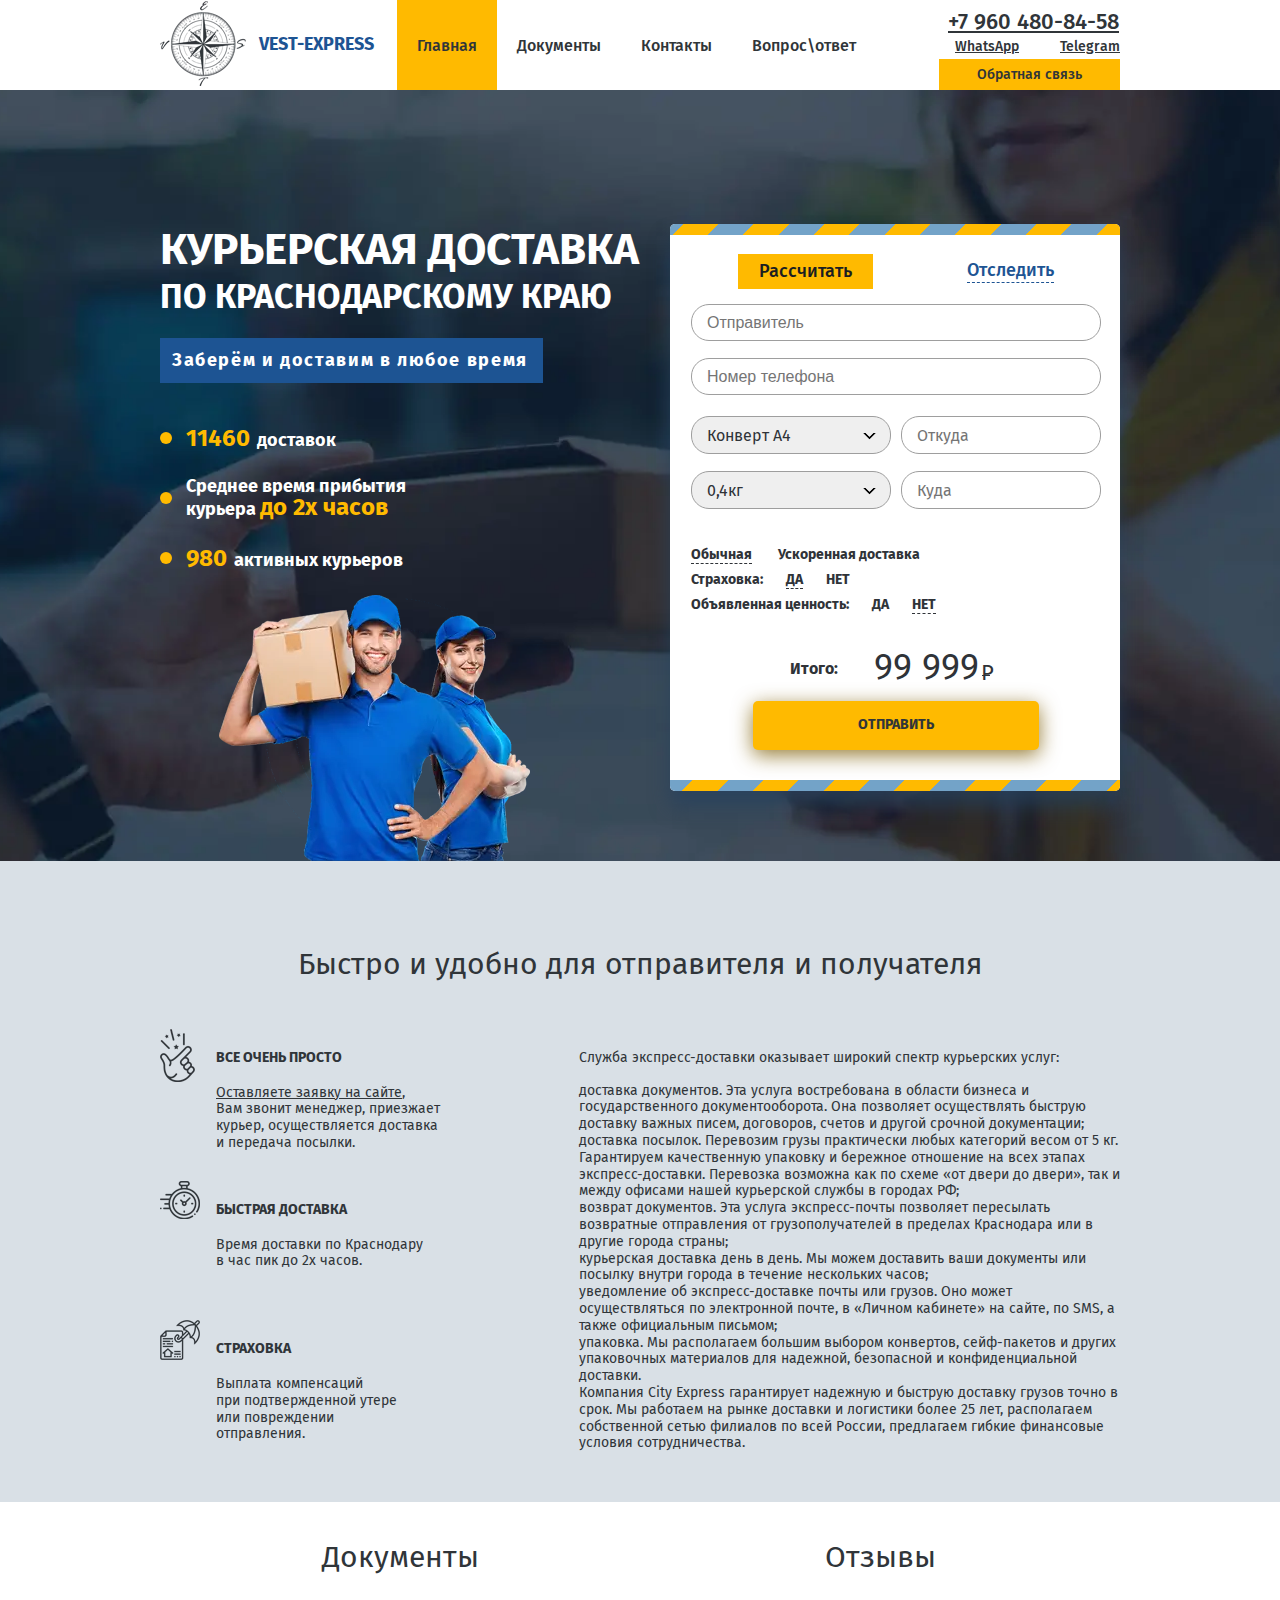
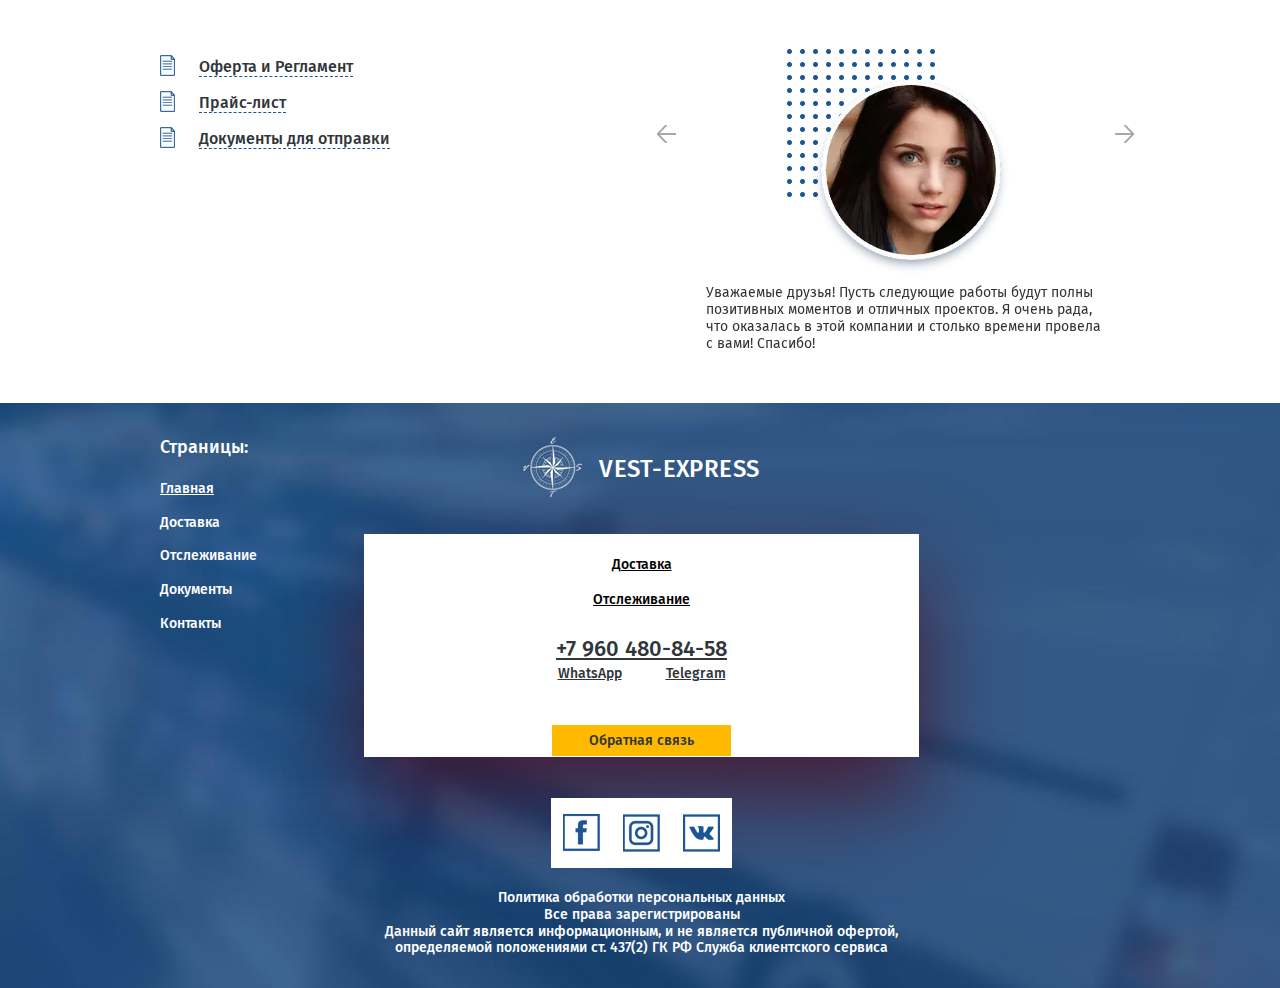
<file: index.html>
<!DOCTYPE html><html lang="ru"><head>	<meta charset="UTF-8">	<meta name="viewport" content="width=device-width, initial-scale=1.0">	<title>Vest-Express</title>	<link rel="preconnect" href="https://fonts.gstatic.com">	<link href="https://fonts.googleapis.com/css2?family=Fira+Sans:wght@400;500;700&display=swap" rel="stylesheet">	<link rel="stylesheet" href="css/main.css"></head><body>    <header class="header">		<div class="container">			<div class="header__top">				<a class="header__logo" href="#">					<picture><source srcset="img/header_logo.webp" type="image/webp"><img class="header__logo-image" src="img/header_logo.png" alt=""></picture>					<span class="header__logo-text">VEST-EXPRESS</span>				</a>				<nav class="header__nav">					<ul class="header__list">						<li class="header__item">							<a class="header__link active" href="#">Главная</a>						</li>						<li class="header__item">							<a class="header__link" href="documents.html">Документы</a>						</li>						<li class="header__item">							<a class="header__link" href="contacts.html">Контакты</a>						</li>						<li class="header__item">							<a class="header__link" href="qna.html">Вопрос\ответ</a>						</li>					</ul>				</nav>				<div class="header__social">					<a class="header__number" href="tel:+79604808458">+7 960 480-84-58</a>					<div class="header__wrap">						<a class="header__whatsapp" href="#">WhatsApp</a>						<a class="header__telegram" href="#">Telegram</a>					</div>					<a class="header__binding" href="#">Обратная связь</a>				</div>				<div class="adaptive">					<div class="adaptive__line"></div>					<div class="adaptive__line"></div>					<div class="adaptive__line"></div>				</div>				<div class="adaptive-menu">					<nav class="nav">						<a class="nav__link active" href="#">Главная</a>						<a class="nav__link" href="documents.html">Документы</a>						<a class="nav__link" href="contacts.html">Контакты</a>						<a class="nav__link" href="qna.html">Вопрос\ответ</a>					</nav>					<div class="adaptive-menu__social">						<a class="adaptive-menu__number" href="tel:+79604808458">+7 960 480-84-58</a>						<div class="adaptive-menu__wrap">							<a class="adaptive-menu__whatsapp" href="#">WhatsApp</a>							<a class="adaptive-menu__telegram" href="#">Telegram</a>						</div>						<a class="adaptive-menu__binding" href="#">Обратная связь</a>					</div>				</div>			</div>		</div>	</header>  	<section class="delivery">		<div class="container">			<div class="delivery__inner">				<div class="delivery__info">					<h1 class="delivery__title">Курьерская доставка <span class="delivery__title--small">по Краснодарскому краю</span></h1>					<p class="delivery__subtitle">Заберём и доставим в любое время</p>					<div class="delivery__list">						<div class="delivery__point"><span class="delivery__yellow">11460</span> доставок</div>						<div class="delivery__point">Среднее время прибытия курьера <span class="delivery__yellow">до 2х часов</span></div>						<div class="delivery__point"><span class="delivery__yellow">980</span> активных курьеров</div>					</div>					<div class="delivery__wrap">						<picture><source srcset="img/header_people.webp" type="image/webp"><img class="delivery__people" src="img/header_people.png" alt=""></picture>					</div>				</div>				<div class="delivery__calculator">					<div class="delivery__tabs">						<a class="delivery__tab active" href="#">Рассчитать</a>						<a class="delivery__tab" href="#">Отследить</a>					</div>					<form class="delivery__form" action="/" method="POST">						<input class="delivery__name" type="text" placeholder="Отправитель">						<input class="delivery__phone" type="tel" placeholder="Номер телефона">						<div class="delivery__conversion-wrapper">							<select class="delivery__conversion">								<option>Конверт А4</option>							</select>						</div>						<input class="delivery__wherefrom" type="text" placeholder="Откуда">						<div class="delivery__weight-wrapper">								<select class="delivery__weight">									<option>0,4кг</option>								</select>						</div>						<input class="delivery__where" type="text" placeholder="Куда">					</form>					<div class="delivery__switch-top">						<a class="delivery__way active" href="#">Обычная</a>						<a class="delivery__way" href="#">Ускоренная доставка</a>					</div>					<div class="delivery__switch-middle">						Страховка:						<a class="delivery__insurance active" href="#">ДА</a>						<a class="delivery__insurance" href="#">НЕТ</a>					</div>					<div class="delivery__switch-bottom">						Объявленная ценность:						<a class="delivery__value" href="#">ДА</a>						<a class="delivery__value active" href="#">НЕТ</a>					</div>					<p class="delivery__price">Итого: <span class="delivery__cost">99 999 <span class="delivery__cost--ruble">Р</span></span></p>					<div class="delivery__wrapper">						<a class="delivery__send" href="#">Отправить</a>					</div>				</div>			</div>		</div>	</section>	<section class="advantages">		<div class="container">			<h2 class="advantages__title">Быстро и удобно для отправителя и получателя</h2>			<div class="advantages__inner">				<div class="advantages__block">					<div class="advantages__item">						<picture><source srcset="img/advantages_icon_1.webp" type="image/webp"><img class="advantages__icon" src="img/advantages_icon_1.png" alt=""></picture>						<h3 class="advantages__subtitle">Все очень просто</h3>						<p class="advantages__description"><span class="advantages__description--line">Оставляете заявку на сайте</span>, Вам&nbsp;звонит менеджер, приезжает курьер, осуществляется доставка и передача посылки.</p>					</div>					<div class="advantages__item">						<picture><source srcset="img/advantages_icon_2.webp" type="image/webp"><img class="advantages__icon advantages__icon--second" src="img/advantages_icon_2.png" alt=""></picture>						<h3 class="advantages__subtitle">Быстрая доставка</h3>						<p class="advantages__description">Время доставки по Краснодару в&nbsp;час пик до 2х часов.</p>					</div>					<div class="advantages__item">						<picture><source srcset="img/advantages_icon_3.webp" type="image/webp"><img class="advantages__icon advantages__icon--third" src="img/advantages_icon_3.png" alt=""></picture>						<h3 class="advantages__subtitle">Страховка</h3>						<p class="advantages__description">Выплата компенсаций при&nbsp;подтвержденной утере или&nbsp;повреждении<br>отправления.</p>					</div>				</div>				<div class="advantages__text">					<p class="advantages__high">Служба экспресс-доставки оказывает широкий спектр курьерских услуг:</p>					<p class="advantages__low">						доставка документов. Эта услуга востребована в области бизнеса и государственного документооборота. Она позволяет						осуществлять быструю доставку важных писем, договоров, счетов и другой срочной документации;						доставка посылок. Перевозим грузы практически любых категорий весом от 5 кг. Гарантируем качественную упаковку и						бережное отношение на всех этапах экспресс-доставки. Перевозка возможна как по схеме «от двери до двери», так и между						офисами нашей курьерской службы в городах РФ;<br>						возврат документов. Эта услуга экспресс-почты позволяет пересылать возвратные отправления от грузополучателей в пределах						Краснодара или в другие города страны;<br>						курьерская доставка день в день. Мы можем доставить ваши документы или посылку внутри города в течение нескольких часов;<br>						уведомление об экспресс-доставке почты или грузов. Оно может осуществляться по электронной почте, в «Личном кабинете» на						сайте, по SMS, а также официальным письмом;<br>						упаковка. Мы располагаем большим выбором конвертов, сейф-пакетов и других упаковочных материалов для надежной,						безопасной и конфиденциальной доставки.<br>						Компания City Express гарантирует надежную и быструю доставку грузов точно в срок. Мы работаем на рынке доставки и						логистики более 25 лет, располагаем собственной сетью филиалов по всей России, предлагаем гибкие финансовые условия						сотрудничества.					</p>				</div>			</div>		</div>	</section>	<section class="reviews">		<div class="container">			<div class="reviews__inner">				<div class="reviews__documents">					<h2 class="reviews__title">Документы</h2>					<div class="reviews__box">						<div class="reviews__one-more">							<div class="reviews__wrap">								<picture><source srcset="img/reviews_paper.webp" type="image/webp"><img class="reviews__icon" src="img/reviews_paper.png" alt=""></picture>								<a class="reviews__link" href="#">Оферта и Регламент</a>							</div>							<div class="reviews__wrap">								<picture><source srcset="img/reviews_paper.webp" type="image/webp"><img class="reviews__icon" src="img/reviews_paper.png" alt=""></picture>								<a class="reviews__link" href="#">Прайс-лист</a>							</div>							<div class="reviews__wrap">								<picture><source srcset="img/reviews_paper.webp" type="image/webp"><img class="reviews__icon" src="img/reviews_paper.png" alt=""></picture>								<a class="reviews__link" href="#">Документы для отправки</a>							</div>						</div>					</div>				</div>				<div class="reviews__people">					<h2 class="reviews__title">Отзывы</h2>					<div class="reviews__slider">						<div class="reviews__item">							<div class="reviews__wrapper">								<picture><source srcset="img/reviews__dots.webp" type="image/webp"><img class="reviews__dots" src="img/reviews__dots.png" alt=""></picture>								<picture><source srcset="img/reviews_avatar.webp" type="image/webp"><img class="reviews__avatar" src="img/reviews_avatar.png" alt=""></picture>							</div>							<p class="reviews__text">Уважаемые друзья! Пусть следующие работы будут полны позитивных моментов и отличных проектов. Я очень рада, что оказалась в этой компании и столько времени провела с вами! Спасибо!</p>						</div>						<div class="reviews__item">							<div class="reviews__wrapper">								<picture><source srcset="img/reviews__dots.webp" type="image/webp"><img class="reviews__dots" src="img/reviews__dots.png" alt=""></picture>								<picture><source srcset="img/reviews_avatar.webp" type="image/webp"><img class="reviews__avatar" src="img/reviews_avatar.png" alt=""></picture>							</div>							<p class="reviews__text">Уважаемые друзья! Пусть следующие работы будут полны позитивных моментов и отличных проектов.								Я очень рада, что оказалась в этой компании и столько времени провела с вами! Спасибо!</p>						</div>					</div>				</div>			</div>		</div>	</section>	<footer class="footer">		<div class="container">			<div class="footer__inner">				<div class="footer__pages">					<h2 class="footer__title">Страницы:</h2>					<a class="footer__item active" href="#">Главная</a>					<a class="footer__item" href="#">Доставка</a>					<a class="footer__item" href="#">Отслеживание</a>					<a class="footer__item" href="#">Документы</a>					<a class="footer__item" href="#">Контакты</a>				</div>				<div class="footer__main">					<a class="footer__logo" href="#">						<picture><source srcset="img/footer__logo.webp" type="image/webp"><img class="footer__image" src="img/footer__logo.png" alt=""></picture>						<span class="footer__span">VEST-EXPRESS</span>					</a>					<div class="footer__wrapper">						<a class="footer__delivery" href="#">Доставка</a>						<a class="footer__track" href="#">Отслеживание</a>						<div class="footer__wrap">							<a class="footer__number" href="tel:+79604808458">+7 960 480-84-58</a>							<div class="footer__links">								<a class="footer__whatsapp" href="#">WhatsApp</a>								<a class="footer__telegram" href="#">Telegram</a>							</div>						</div>						<a class="footer__recall" href="#">Обратная связь</a>					</div>					<div class="footer__social">						<a class="footer__link facebook" href="#"></a>						<a class="footer__link instagram" href="#"></a>						<a class="footer__link vkontakte" href="#"></a>					</div>					<p class="footer__paragraph">						Политика обработки персональных данных<br>						Все права зарегистрированы<br>						Данный сайт является информационным, и не является публичной офертой,<br>						определяемой положениями ст. 437(2) ГК РФ Служба клиентского сервиса					</p>				</div>			</div>		</div>	</footer>	<script src="js/jquery.min.js"></script>	<script src="js/slick.min.js"></script>	<script src="js/script.js"></script></body></html>
</file>
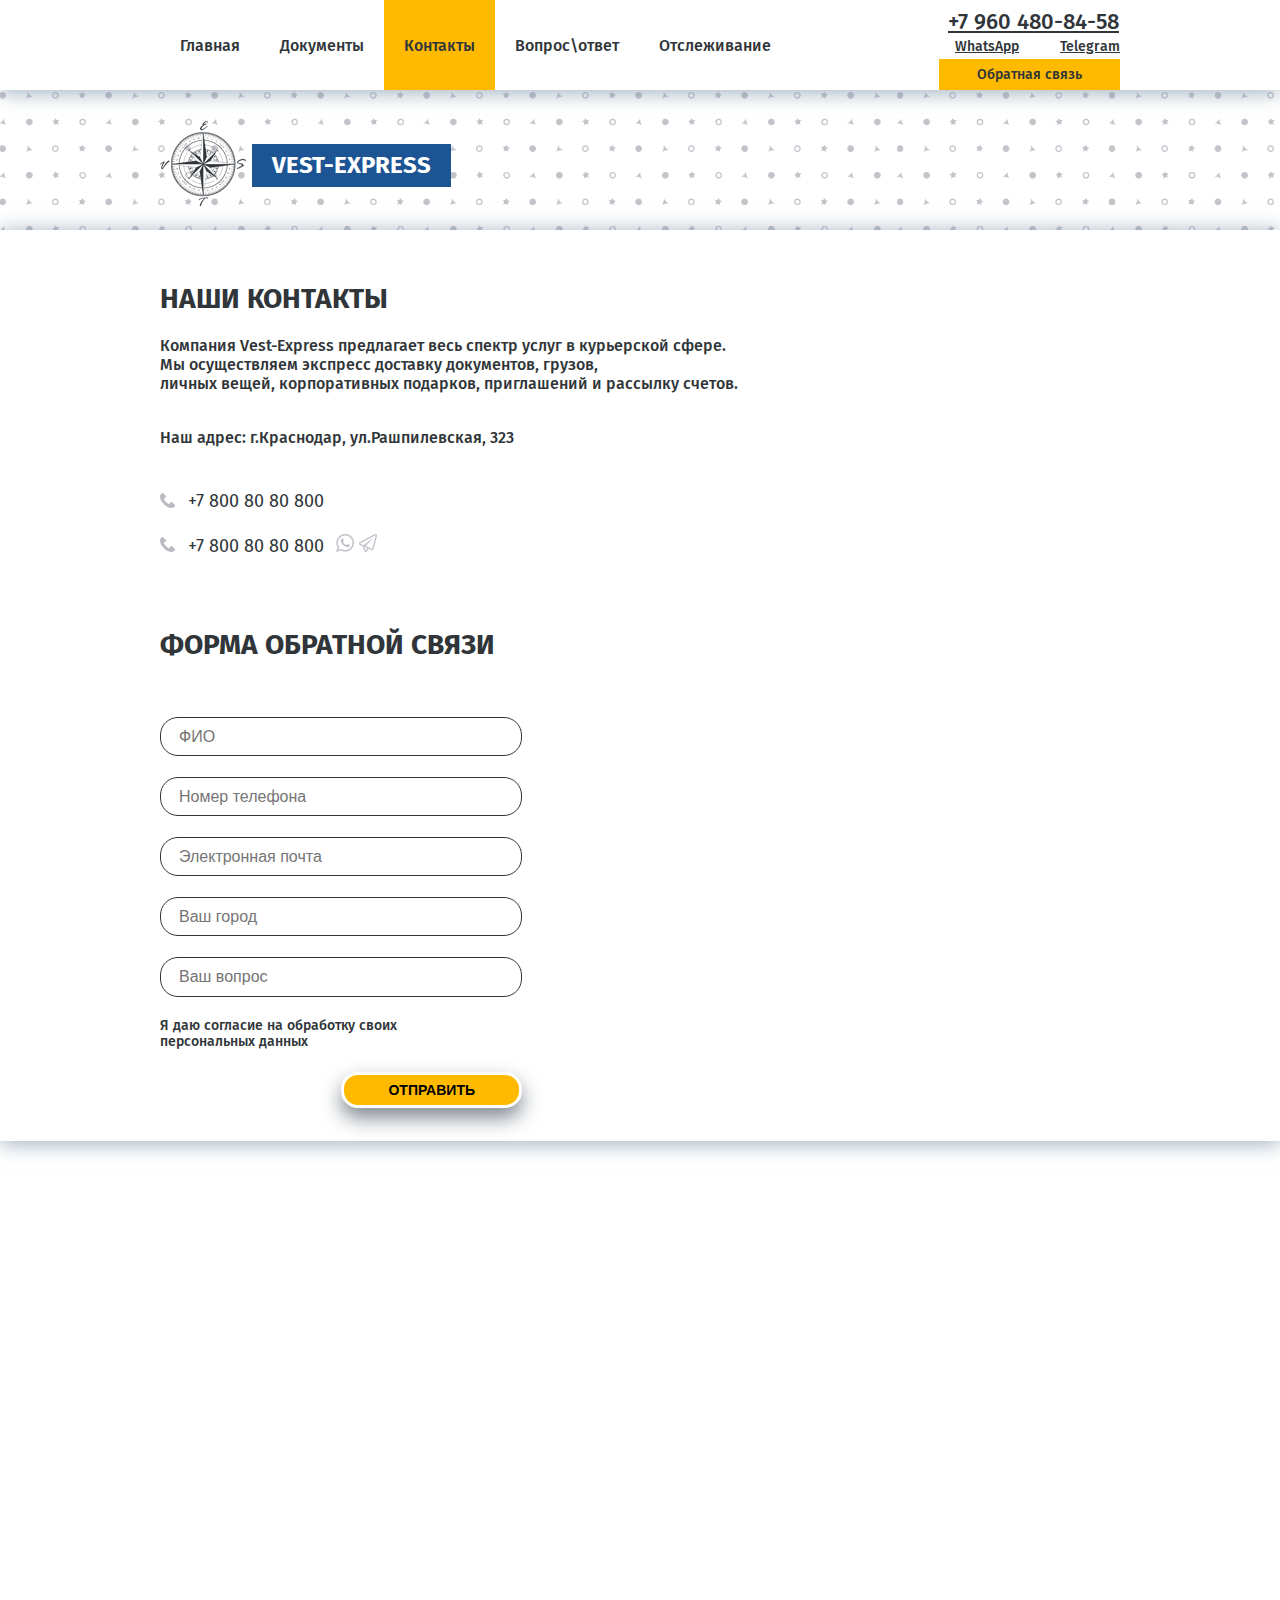
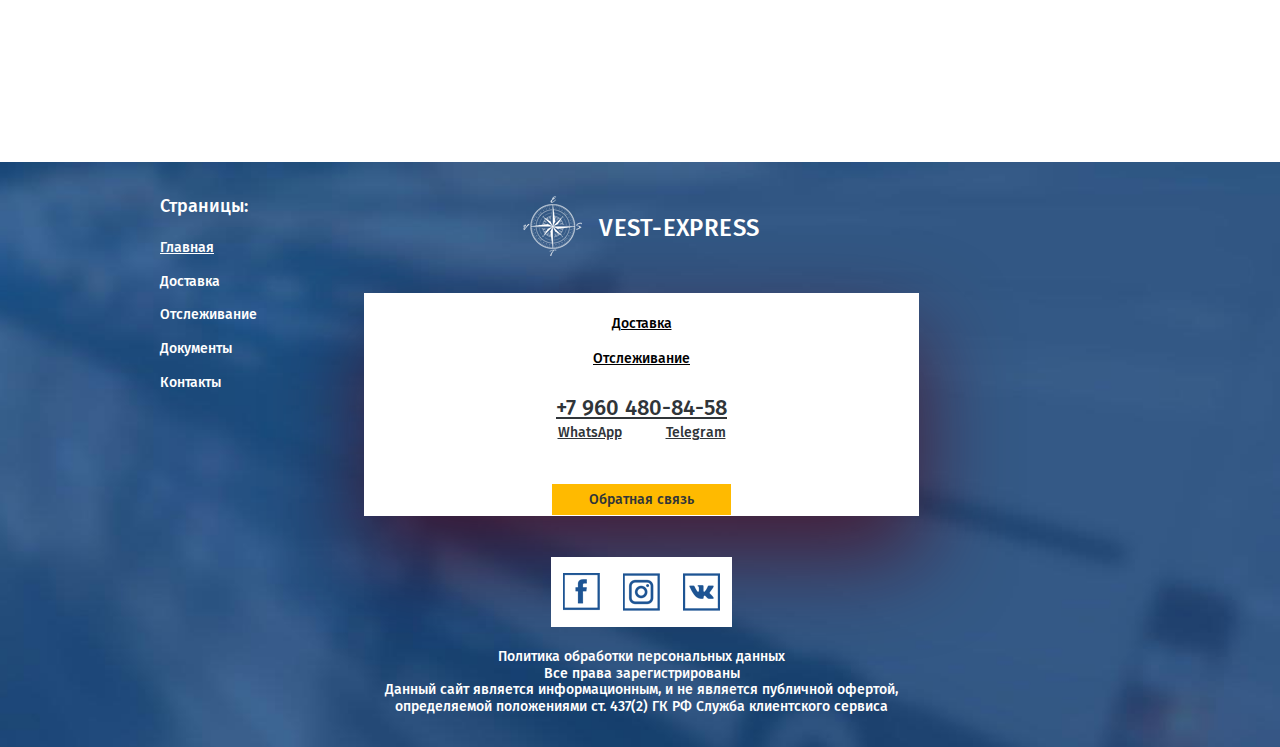
<file: contacts.html>
<!DOCTYPE html><html lang="ru"><head>	<meta charset="UTF-8">	<meta name="viewport" content="width=device-width, initial-scale=1.0">	<title>Vest-Express</title>	<link rel="preconnect" href="https://fonts.gstatic.com">	<link href="https://fonts.googleapis.com/css2?family=Fira+Sans:wght@400;500;700&display=swap" rel="stylesheet">	<link rel="stylesheet" href="css/main.css"></head><body>	<header class="header-second">		<div class="container">			<div class="header-second__top">				<nav class="header-second__nav">					<ul class="header-second__list">						<li class="header-second__item">							<a class="header-second__link" href="index.html">Главная</a>						</li>						<li class="header-second__item">							<a class="header-second__link" href="documents.html">Документы</a>						</li>						<li class="header-second__item">							<a class="header-second__link active" href="#">Контакты</a>						</li>						<li class="header-second__item">							<a class="header-second__link" href="qna.html">Вопрос\ответ</a>						</li>						<li class="header-second__item">							<a class="header-second__link" href="#">Отслеживание</a>						</li>					</ul>				</nav>				<div class="header-second__social">					<a class="header-second__number" href="tel:+79604808458">+7 960 480-84-58</a>					<div class="header-second__wrap">						<a class="header-second__whatsapp" href="#">WhatsApp</a>						<a class="header-second__telegram" href="#">Telegram</a>					</div>					<a class="header-second__binding" href="#">Обратная связь</a>				</div>				<div class="s-adaptive">					<div class="s-adaptive__line"></div>					<div class="s-adaptive__line"></div>					<div class="s-adaptive__line"></div>				</div>				<div class="s-adaptive-menu">					<nav class="s-nav">						<a class="nav__link active" href="#">Главная</a>						<a class="nav__link" href="documents.html">Документы</a>						<a class="nav__link" href="contacts.html">Контакты</a>						<a class="nav__link" href="qna.html">Вопрос\ответ</a>					</nav>					<div class="adaptive-menu__social">						<a class="adaptive-menu__number" href="tel:+79604808458">+7 960 480-84-58</a>						<div class="adaptive-menu__wrap">							<a class="adaptive-menu__whatsapp" href="#">WhatsApp</a>							<a class="adaptive-menu__telegram" href="#">Telegram</a>						</div>						<a class="adaptive-menu__binding" href="#">Обратная связь</a>					</div>				</div>			</div>		</div>	</header>	<section class="logo">		<div class="container">			<a class="logo__link" href="index.html">				<picture><source srcset="img/header_logo.webp" type="image/webp"><img class="logo__image" src="img/header_logo.png" alt=""></picture>				<span class="logo__span">VEST-EXPRESS</span>			</a>		</div>	</section>	<section class="contacts">		<div class="container">			<h2 class="contacts__title">Наши контакты</h2>			<p class="contacts__subtitle">Компания Vest-Express предлагает весь спектр услуг в курьерской сфере. Мы осуществляем экспресс доставку документов, грузов, личных&nbsp;вещей,&nbsp;корпоративных подарков, приглашений и рассылку счетов.</p>			<p class="contacts__address">Наш адрес: г.Краснодар, ул.Рашпилевская, 323</p>			<a class="contacts__link contacts__link--first" href="tel:+78008080800">+7 800 80 80 800</a><br>			<a class="contacts__link" href="tel:+78008080800">+7 800 80 80 800 				<picture><source srcset="img/contacts__whatsapp.webp" type="image/webp"><img class="contacts__whatsapp" src="img/contacts__whatsapp.png" alt=""></picture>				<picture><source srcset="img/contacts__telegram.webp" type="image/webp"><img class="contacts__telegram" src="img/contacts__telegram.png" alt=""></picture>			</a>			<h2 class="contacts__bond">Форма обратной связи</h2>			<form action="/" method="POST" class="contacts__form">				<input class="contacts__name" type="text" placeholder="ФИО">				<input class="contacts__tel" type="tel" placeholder="Номер телефона">				<input class="contacts__mail" type="text" placeholder="Электронная почта">				<input class="contacts__city" type="text" placeholder="Ваш город">				<input class="contacts__question" type="text" placeholder="Ваш вопрос">				<p class="contacts__paragraph">Я даю согласие на обработку своих персональных данных</p>				<div class="contacts__wrapper">					<button class="contacts__btn" type="submit">Отправить</button>				</div>			</form>		</div>	</section>	<section class="map">		<iframe			src="https://www.google.com/maps/embed?pb=!1m18!1m12!1m3!1d11278.820757280337!2d39.05775883456631!3d45.030909812799706!2m3!1f0!2f0!3f0!3m2!1i1024!2i768!4f13.1!3m3!1m2!1s0x40f05abb5350d201%3A0x92d6c92cb64ec456!2z0YPQuy4g0JzQsNCz0LjRgdGC0YDQsNC70YzQvdCw0Y8!5e0!3m2!1sru!2sru!4v1620421068388!5m2!1sru!2sru"			height="617" style="border:0; width: 100%;" allowfullscreen="" loading="lazy"></iframe>	</section>	<footer class="footer">		<div class="container">			<div class="footer__inner">				<div class="footer__pages">					<h2 class="footer__title">Страницы:</h2>					<a class="footer__item active" href="#">Главная</a>					<a class="footer__item" href="#">Доставка</a>					<a class="footer__item" href="#">Отслеживание</a>					<a class="footer__item" href="#">Документы</a>					<a class="footer__item" href="#">Контакты</a>				</div>				<div class="footer__main">					<a class="footer__logo" href="#">						<picture><source srcset="img/footer__logo.webp" type="image/webp"><img class="footer__image" src="img/footer__logo.png" alt=""></picture>						<span class="footer__span">VEST-EXPRESS</span>					</a>					<div class="footer__wrapper">						<a class="footer__delivery" href="#">Доставка</a>						<a class="footer__track" href="#">Отслеживание</a>						<div class="footer__wrap">							<a class="footer__number" href="tel:+79604808458">+7 960 480-84-58</a>							<div class="footer__links">								<a class="footer__whatsapp" href="#">WhatsApp</a>								<a class="footer__telegram" href="#">Telegram</a>							</div>						</div>						<a class="footer__recall" href="#">Обратная связь</a>					</div>					<div class="footer__social">						<a class="footer__link facebook" href="#"></a>						<a class="footer__link instagram" href="#"></a>						<a class="footer__link vkontakte" href="#"></a>					</div>					<p class="footer__paragraph">						Политика обработки персональных данных<br>						Все права зарегистрированы<br>						Данный сайт является информационным, и не является публичной офертой,<br>						определяемой положениями ст. 437(2) ГК РФ Служба клиентского сервиса					</p>				</div>			</div>		</div>	</footer>	<script src="js/jquery.min.js"></script>	<script src="js/slick.min.js"></script>	<script src="js/script.js"></script></body></html>
</file>
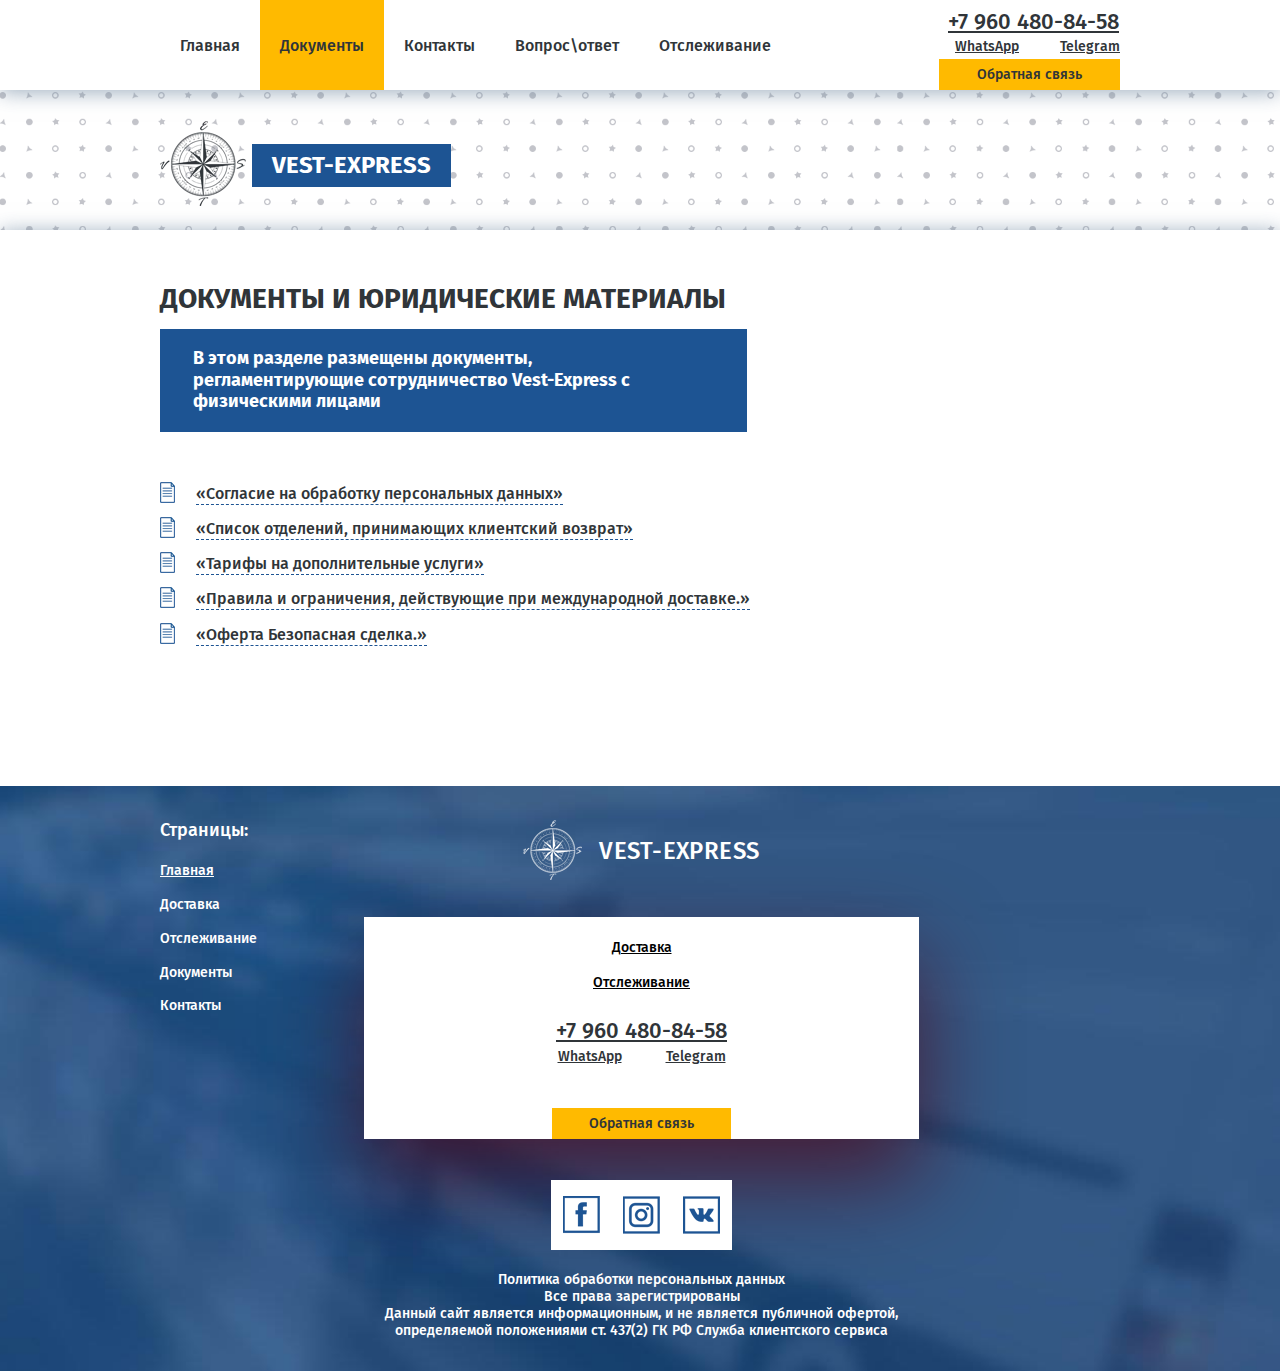
<file: documents.html>
<!DOCTYPE html><html lang="ru"><head>	<meta charset="UTF-8">	<meta name="viewport" content="width=device-width, initial-scale=1.0">	<title>Vest-Express</title>	<link rel="preconnect" href="https://fonts.gstatic.com">	<link href="https://fonts.googleapis.com/css2?family=Fira+Sans:wght@400;500;700&display=swap" rel="stylesheet">	<link rel="stylesheet" href="css/main.css"></head><body>	<header class="header-second">		<div class="container">			<div class="header-second__top">				<nav class="header-second__nav">					<ul class="header-second__list">						<li class="header-second__item">							<a class="header-second__link" href="index.html">Главная</a>						</li>						<li class="header-second__item">							<a class="header-second__link active" href="#">Документы</a>						</li>						<li class="header-second__item">							<a class="header-second__link" href="contacts.html">Контакты</a>						</li>						<li class="header-second__item">							<a class="header-second__link" href="qna.html">Вопрос\ответ</a>						</li>						<li class="header-second__item">							<a class="header-second__link" href="#">Отслеживание</a>						</li>					</ul>				</nav>				<div class="header-second__social">					<a class="header-second__number" href="tel:+79604808458">+7 960 480-84-58</a>					<div class="header-second__wrap">						<a class="header-second__whatsapp" href="#">WhatsApp</a>						<a class="header-second__telegram" href="#">Telegram</a>					</div>					<a class="header-second__binding" href="#">Обратная связь</a>				</div>				<div class="s-adaptive">					<div class="s-adaptive__line"></div>					<div class="s-adaptive__line"></div>					<div class="s-adaptive__line"></div>				</div>				<div class="s-adaptive-menu">					<nav class="s-nav">						<a class="nav__link active" href="#">Главная</a>						<a class="nav__link" href="documents.html">Документы</a>						<a class="nav__link" href="contacts.html">Контакты</a>						<a class="nav__link" href="qna.html">Вопрос\ответ</a>					</nav>					<div class="adaptive-menu__social">						<a class="adaptive-menu__number" href="tel:+79604808458">+7 960 480-84-58</a>						<div class="adaptive-menu__wrap">							<a class="adaptive-menu__whatsapp" href="#">WhatsApp</a>							<a class="adaptive-menu__telegram" href="#">Telegram</a>						</div>						<a class="adaptive-menu__binding" href="#">Обратная связь</a>					</div>				</div>			</div>		</div>	</header>	<section class="logo">		<div class="container">			<a class="logo__link" href="index.html">				<picture><source srcset="img/header_logo.webp" type="image/webp"><img class="logo__image" src="img/header_logo.png" alt=""></picture>				<span class="logo__span">VEST-EXPRESS</span>			</a>		</div>	</section>	<section class="documents">		<div class="container">			<h2 class="documents__title">Документы и юридические материалы</h2>			<p class="documents__subtitle">В этом разделе размещены документы, регламентирующие сотрудничество Vest-Express с физическими лицами</p>			<div class="documents__item">				<a class="documents__link" href="#">					<picture><source srcset="img/reviews_paper.webp" type="image/webp"><img class="documents__icon" src="img/reviews_paper.png" alt=""></picture>					<span class="documents__text">«Согласие на обработку персональных данных»</span>				</a>				<a class="documents__link" href="#">					<picture><source srcset="img/reviews_paper.webp" type="image/webp"><img class="documents__icon" src="img/reviews_paper.png" alt=""></picture>					<span class="documents__text">«Список отделений, принимающих клиентский возврат»</span>				</a>				<a class="documents__link" href="#">					<picture><source srcset="img/reviews_paper.webp" type="image/webp"><img class="documents__icon" src="img/reviews_paper.png" alt=""></picture>					<span class="documents__text">«Тарифы на дополнительные услуги»</span>				</a>				<a class="documents__link" href="#">					<picture><source srcset="img/reviews_paper.webp" type="image/webp"><img class="documents__icon" src="img/reviews_paper.png" alt=""></picture>					<span class="documents__text">«Правила и ограничения, действующие при международной доставке.»</span>				</a>				<a class="documents__link" href="#">					<picture><source srcset="img/reviews_paper.webp" type="image/webp"><img class="documents__icon" src="img/reviews_paper.png" alt=""></picture>					<span class="documents__text">«Оферта Безопасная сделка.»</span>				</a>			</div>		</div>	</section>	<footer class="footer">		<div class="container">			<div class="footer__inner">				<div class="footer__pages">					<h2 class="footer__title">Страницы:</h2>					<a class="footer__item active" href="#">Главная</a>					<a class="footer__item" href="#">Доставка</a>					<a class="footer__item" href="#">Отслеживание</a>					<a class="footer__item" href="#">Документы</a>					<a class="footer__item" href="#">Контакты</a>				</div>				<div class="footer__main">					<a class="footer__logo" href="#">						<picture><source srcset="img/footer__logo.webp" type="image/webp"><img class="footer__image" src="img/footer__logo.png" alt=""></picture>						<span class="footer__span">VEST-EXPRESS</span>					</a>					<div class="footer__wrapper">						<a class="footer__delivery" href="#">Доставка</a>						<a class="footer__track" href="#">Отслеживание</a>						<div class="footer__wrap">							<a class="footer__number" href="tel:+79604808458">+7 960 480-84-58</a>							<div class="footer__links">								<a class="footer__whatsapp" href="#">WhatsApp</a>								<a class="footer__telegram" href="#">Telegram</a>							</div>						</div>						<a class="footer__recall" href="#">Обратная связь</a>					</div>					<div class="footer__social">						<a class="footer__link facebook" href="#"></a>						<a class="footer__link instagram" href="#"></a>						<a class="footer__link vkontakte" href="#"></a>					</div>					<p class="footer__paragraph">						Политика обработки персональных данных<br>						Все права зарегистрированы<br>						Данный сайт является информационным, и не является публичной офертой,<br>						определяемой положениями ст. 437(2) ГК РФ Служба клиентского сервиса					</p>				</div>			</div>		</div>	</footer>	<script src="js/jquery.min.js"></script>	<script src="js/slick.min.js"></script>	<script src="js/script.js"></script></body></html>
</file>
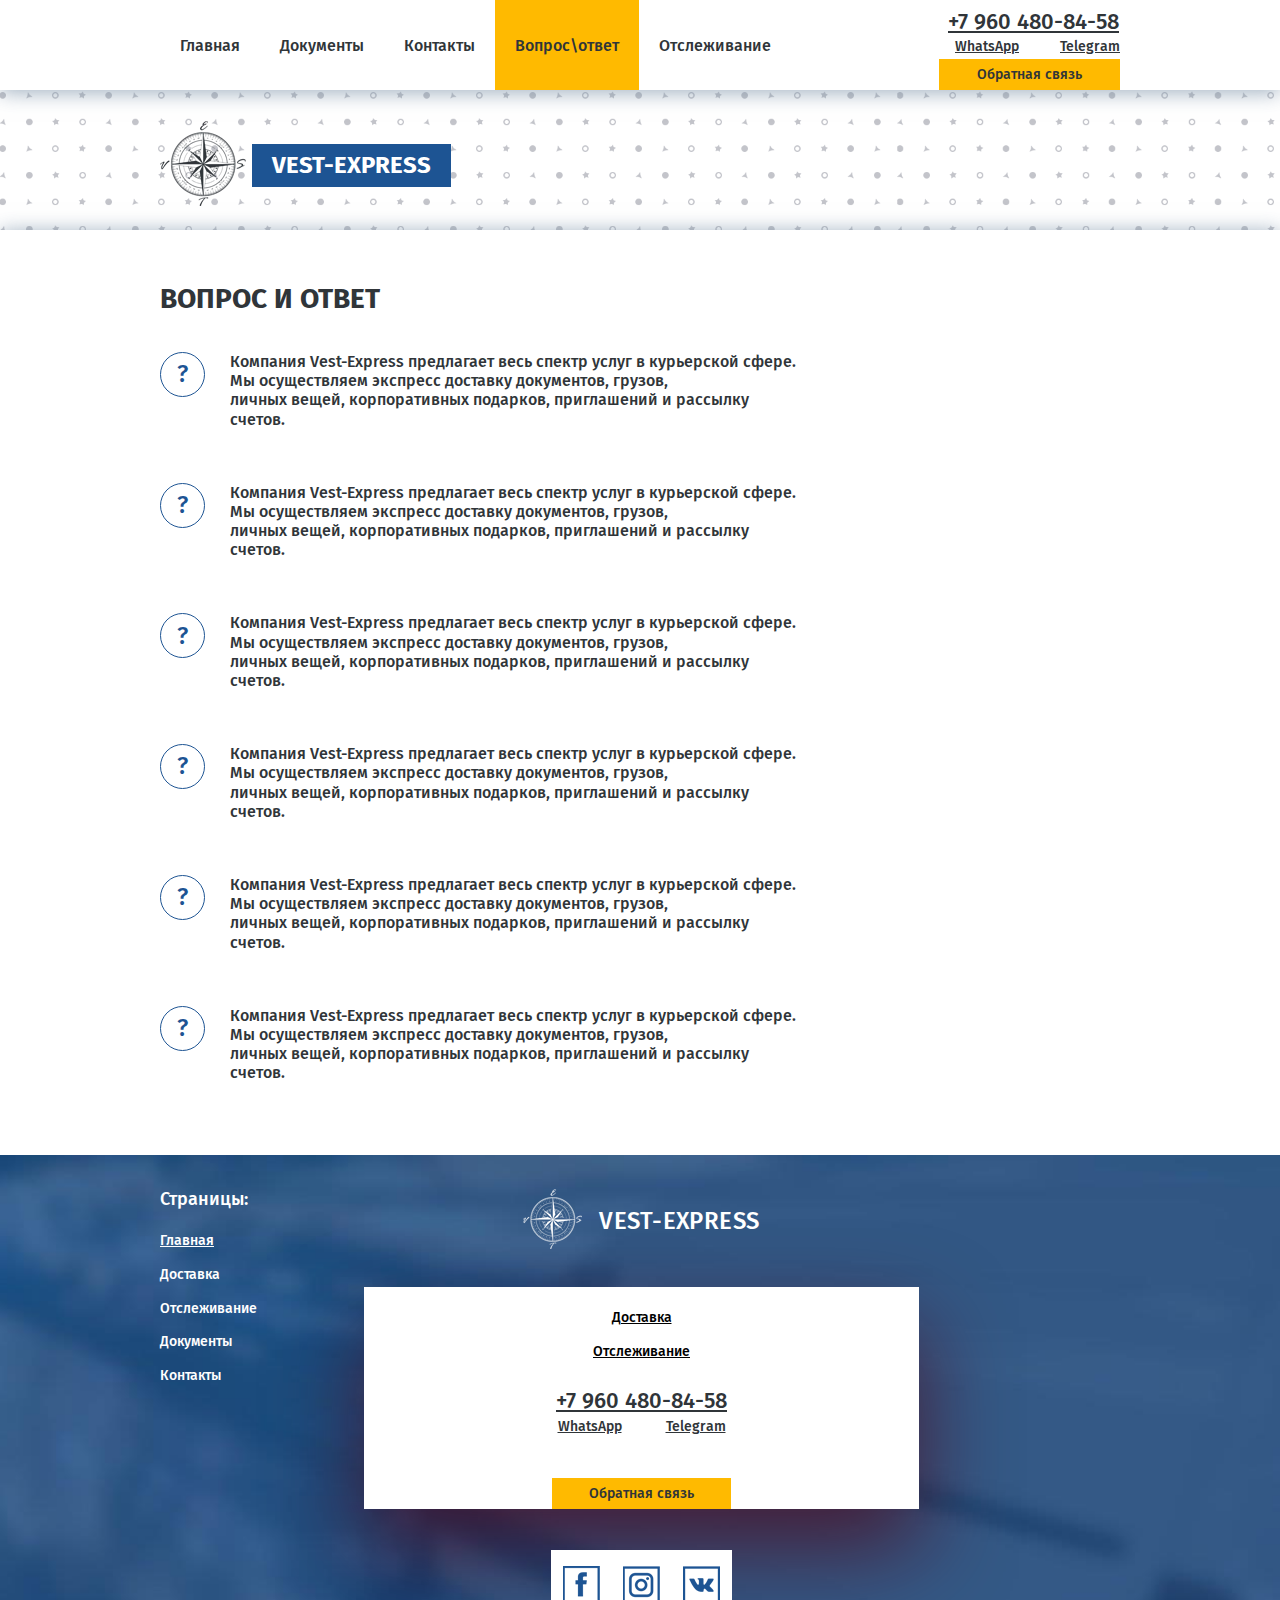
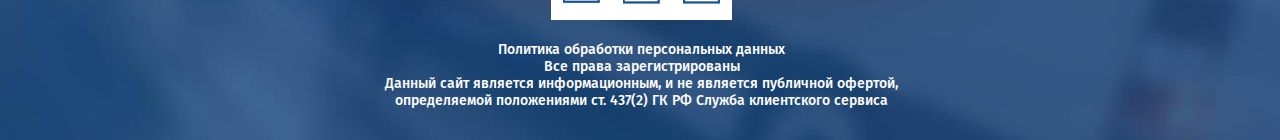
<file: qna.html>
<!DOCTYPE html><html lang="ru"><head>	<meta charset="UTF-8">	<meta name="viewport" content="width=device-width, initial-scale=1.0">	<title>Vest-Express</title>	<link rel="preconnect" href="https://fonts.gstatic.com">	<link href="https://fonts.googleapis.com/css2?family=Fira+Sans:wght@400;500;700&display=swap" rel="stylesheet">	<link rel="stylesheet" href="css/main.css"></head><body>	<header class="header-second">		<div class="container">			<div class="header-second__top">				<nav class="header-second__nav">					<ul class="header-second__list">						<li class="header-second__item">							<a class="header-second__link" href="index.html">Главная</a>						</li>						<li class="header-second__item">							<a class="header-second__link" href="documents.html">Документы</a>						</li>						<li class="header-second__item">							<a class="header-second__link" href="contacts.html">Контакты</a>						</li>						<li class="header-second__item">							<a class="header-second__link active" href="#">Вопрос\ответ</a>						</li>						<li class="header-second__item">							<a class="header-second__link" href="#">Отслеживание</a>						</li>					</ul>				</nav>				<div class="header-second__social">					<a class="header-second__number" href="tel:+79604808458">+7 960 480-84-58</a>					<div class="header-second__wrap">						<a class="header-second__whatsapp" href="#">WhatsApp</a>						<a class="header-second__telegram" href="#">Telegram</a>					</div>					<a class="header-second__binding" href="#">Обратная связь</a>				</div>				<div class="s-adaptive">					<div class="s-adaptive__line"></div>					<div class="s-adaptive__line"></div>					<div class="s-adaptive__line"></div>				</div>				<div class="s-adaptive-menu">					<nav class="s-nav">						<a class="nav__link active" href="#">Главная</a>						<a class="nav__link" href="documents.html">Документы</a>						<a class="nav__link" href="contacts.html">Контакты</a>						<a class="nav__link" href="qna.html">Вопрос\ответ</a>					</nav>					<div class="adaptive-menu__social">						<a class="adaptive-menu__number" href="tel:+79604808458">+7 960 480-84-58</a>						<div class="adaptive-menu__wrap">							<a class="adaptive-menu__whatsapp" href="#">WhatsApp</a>							<a class="adaptive-menu__telegram" href="#">Telegram</a>						</div>						<a class="adaptive-menu__binding" href="#">Обратная связь</a>					</div>				</div>			</div>		</div>	</header>	<section class="logo">		<div class="container">			<a class="logo__link" href="index.html">				<picture><source srcset="img/header_logo.webp" type="image/webp"><img class="logo__image" src="img/header_logo.png" alt=""></picture>				<span class="logo__span">VEST-EXPRESS</span>			</a>		</div>	</section>	<section class="questions">		<div class="container">			<h2 class="questions__title">Вопрос и ответ</h2>			<div class="questions__block">				<div class="questions__item">					<div class="questions__wrapper">?</div>					<p class="questions__text">Компания Vest-Express предлагает весь спектр услуг в курьерской сфере. Мы осуществляем экспресс доставку документов, грузов, личных&nbsp;вещей,&nbsp;корпоративных подарков, приглашений и рассылку счетов.</p>				</div>				<div class="questions__item">					<div class="questions__wrapper">?</div>					<p class="questions__text">Компания Vest-Express предлагает весь спектр услуг в курьерской сфере. Мы осуществляем экспресс доставку документов,					грузов, личных&nbsp;вещей,&nbsp;корпоративных подарков, приглашений и рассылку счетов.</p>				</div>				<div class="questions__item">					<div class="questions__wrapper">?</div>					<p class="questions__text">Компания Vest-Express предлагает весь спектр услуг в курьерской сфере. Мы осуществляем экспресс доставку документов,					грузов, личных&nbsp;вещей,&nbsp;корпоративных подарков, приглашений и рассылку счетов.</p>				</div>				<div class="questions__item">					<div class="questions__wrapper">?</div>					<p class="questions__text">Компания Vest-Express предлагает весь спектр услуг в курьерской сфере. Мы осуществляем экспресс доставку документов,					грузов, личных&nbsp;вещей,&nbsp;корпоративных подарков, приглашений и рассылку счетов.</p>				</div>				<div class="questions__item">					<div class="questions__wrapper">?</div>					<p class="questions__text">Компания Vest-Express предлагает весь спектр услуг в курьерской сфере. Мы осуществляем экспресс доставку документов,					грузов, личных&nbsp;вещей,&nbsp;корпоративных подарков, приглашений и рассылку счетов.</p>				</div>				<div class="questions__item">					<div class="questions__wrapper">?</div>					<p class="questions__text">Компания Vest-Express предлагает весь спектр услуг в курьерской сфере. Мы осуществляем экспресс доставку документов,					грузов, личных&nbsp;вещей,&nbsp;корпоративных подарков, приглашений и рассылку счетов.</p>				</div>			</div>		</div>	</section>	<footer class="footer">		<div class="container">			<div class="footer__inner">				<div class="footer__pages">					<h2 class="footer__title">Страницы:</h2>					<a class="footer__item active" href="#">Главная</a>					<a class="footer__item" href="#">Доставка</a>					<a class="footer__item" href="#">Отслеживание</a>					<a class="footer__item" href="#">Документы</a>					<a class="footer__item" href="#">Контакты</a>				</div>				<div class="footer__main">					<a class="footer__logo" href="#">						<picture><source srcset="img/footer__logo.webp" type="image/webp"><img class="footer__image" src="img/footer__logo.png" alt=""></picture>						<span class="footer__span">VEST-EXPRESS</span>					</a>					<div class="footer__wrapper">						<a class="footer__delivery" href="#">Доставка</a>						<a class="footer__track" href="#">Отслеживание</a>						<div class="footer__wrap">							<a class="footer__number" href="tel:+79604808458">+7 960 480-84-58</a>							<div class="footer__links">								<a class="footer__whatsapp" href="#">WhatsApp</a>								<a class="footer__telegram" href="#">Telegram</a>							</div>						</div>						<a class="footer__recall" href="#">Обратная связь</a>					</div>					<div class="footer__social">						<a class="footer__link facebook" href="#"></a>						<a class="footer__link instagram" href="#"></a>						<a class="footer__link vkontakte" href="#"></a>					</div>					<p class="footer__paragraph">						Политика обработки персональных данных<br>						Все права зарегистрированы<br>						Данный сайт является информационным, и не является публичной офертой,<br>						определяемой положениями ст. 437(2) ГК РФ Служба клиентского сервиса					</p>				</div>			</div>		</div>	</footer>	<script src="js/jquery.min.js"></script>	<script src="js/slick.min.js"></script>	<script src="js/script.js"></script></body></html>
</file>
<file: css/main.css>
/* Slider */

.slick-slider {
  position: relative;
  display: block;
  -webkit-box-sizing: border-box;
  box-sizing: border-box;
  -webkit-touch-callout: none;
  -webkit-user-select: none;
  -moz-user-select: none;
  -ms-user-select: none;
  user-select: none;
  -ms-touch-action: pan-y;
  touch-action: pan-y;
  -webkit-tap-highlight-color: transparent;
}

.slick-list {
  position: relative;
  overflow: hidden;
  display: block;
  margin: 0;
  padding: 0;
}

.slick-list:focus {
  outline: none;
}

.slick-list.dragging {
  cursor: pointer;
  cursor: hand;
}

.slick-slider .slick-track,
.slick-slider .slick-list {
  -webkit-transform: translate3d(0, 0, 0);
  -ms-transform: translate3d(0, 0, 0);
  transform: translate3d(0, 0, 0);
}

.slick-track {
  position: relative;
  left: 0;
  top: 0;
  display: block;
  margin-left: auto;
  margin-right: auto;
}

.slick-track:before,
.slick-track:after {
  content: "";
  display: table;
}

.slick-track:after {
  clear: both;
}

.slick-loading .slick-track {
  visibility: hidden;
}

.slick-slide {
  float: left;
  height: 100%;
  min-height: 1px;
  display: none;
}

[dir="rtl"] .slick-slide {
  float: right;
}

.slick-slide img {
  display: block;
}

.slick-slide.slick-loading img {
  display: none;
}

.slick-slide.dragging img {
  pointer-events: none;
}

.slick-initialized .slick-slide {
  display: block;
}

.slick-loading .slick-slide {
  visibility: hidden;
}

.slick-vertical .slick-slide {
  display: block;
  height: auto;
  border: 1px solid transparent;
}

.slick-arrow.slick-hidden {
  display: none;
}

*,
*:before,
*:after {
  -webkit-box-sizing: border-box;
  box-sizing: border-box;
}

a {
  text-decoration: none;
  color: inherit;
}

button {
  background-color: none;
  border: none;
  cursor: pointer;
}

ul,
li {
  margin: 0;
  padding: 0;
  list-style: none;
}

h1,
h2,
h3,
h4,
h5,
h6,
p {
  margin: 0;
}

body {
  margin: 0;
  min-width: 320px;
  font-family: 'Fira Sans', sans-serif;
  font-weight: 500;
  color: #303539;
  font-size: 16px;
  line-height: 1.2;
}

.container {
  max-width: 990px;
  padding: 0 15px;
  margin: 0 auto;
}

.header {
  min-height: 90px;
  -webkit-box-shadow: 0px 2px 25px 0px rgba(34, 51, 67, 0.85);
  box-shadow: 0px 2px 25px 0px rgba(34, 51, 67, 0.85);
}

.header__top {
  display: -webkit-box;
  display: -ms-flexbox;
  display: flex;
  -webkit-box-align: center;
  -ms-flex-align: center;
  align-items: center;
}

.header__logo {
  margin-right: 23px;
  display: -webkit-box;
  display: -ms-flexbox;
  display: flex;
  -webkit-box-align: center;
  -ms-flex-align: center;
  align-items: center;
}

.header__logo-image {
  margin-right: 13px;
}

.header__logo-text {
  font-size: 18px;
  font-weight: 700;
  color: #1d5493;
}

.header__list {
  display: -webkit-box;
  display: -ms-flexbox;
  display: flex;
}

.header__link {
  display: block;
  padding: 35.5px 20px;
}

.header__link.active {
  background-color: #ffba00;
}

.header__social {
  margin-left: auto;
  min-width: 181px;
  -ms-flex-item-align: end;
  align-self: flex-end;
}

.header__number {
  font-size: 22px;
  text-decoration: underline;
  text-align: right;
  padding-left: 9px;
}

.header__wrap {
  padding-left: 16px;
  font-size: 14px;
  line-height: 171%;
  text-decoration: underline;
  display: -webkit-box;
  display: -ms-flexbox;
  display: flex;
  -webkit-box-pack: justify;
  -ms-flex-pack: justify;
  justify-content: space-between;
}

.header__telegram {
  margin-left: auto;
}

.header__binding {
  display: block;
  background-color: #ffba00;
  width: 100%;
  padding: 3.5px 31px;
  font-size: 14px;
  line-height: 24px;
  text-align: center;
}

.adaptive {
  display: none;
}

.adaptive-menu {
  display: none;
}

.header-second {
  min-height: 90px;
  -webkit-box-shadow: 0px 2px 20px 0px rgba(120, 143, 166, 0.75);
  box-shadow: 0px 2px 20px 0px rgba(120, 143, 166, 0.75);
  position: relative;
  z-index: 20;
}

.header-second__top {
  display: -webkit-box;
  display: -ms-flexbox;
  display: flex;
  -webkit-box-align: center;
  -ms-flex-align: center;
  align-items: center;
  position: relative;
}

.header-second__list {
  display: -webkit-box;
  display: -ms-flexbox;
  display: flex;
}

.header-second__link {
  display: block;
  padding: 35.5px 20px;
}

.header-second__link.active {
  background-color: #ffba00;
}

.header-second__social {
  margin-left: auto;
  min-width: 181px;
  -ms-flex-item-align: end;
  align-self: flex-end;
}

.header-second__number {
  font-size: 22px;
  text-decoration: underline;
  text-align: right;
  padding-left: 9px;
}

.header-second__wrap {
  padding-left: 16px;
  font-size: 14px;
  line-height: 171%;
  text-decoration: underline;
  display: -webkit-box;
  display: -ms-flexbox;
  display: flex;
  -webkit-box-pack: justify;
  -ms-flex-pack: justify;
  justify-content: space-between;
}

.header-second__telegram {
  margin-left: auto;
}

.header-second__binding {
  display: block;
  background-color: #ffba00;
  width: 100%;
  padding: 3.5px 31px;
  font-size: 14px;
  line-height: 24px;
  text-align: center;
}

.s-adaptive {
  display: none;
}

.s-adaptive-menu {
  display: none;
}

.delivery {
  padding-top: 134px;
  background: #000 url(../img/header_bg.jpg) no-repeat center;
  background-size: cover;
}

@supports (-webkit-appearance: none) {
  .delivery {
    background-image: url(../img/header_bg.webp);
  }
}

.delivery__inner {
  display: -webkit-box;
  display: -ms-flexbox;
  display: flex;
  -webkit-box-pack: justify;
  -ms-flex-pack: justify;
  justify-content: space-between;
  -webkit-box-align: start;
  -ms-flex-align: start;
  align-items: flex-start;
}

.delivery__info {
  max-width: 483px;
  margin-right: 28px;
}

.delivery__title {
  font-size: 44px;
  font-weight: 700;
  text-transform: uppercase;
  color: #ffffff;
  margin-bottom: 20px;
}

.delivery__title--small {
  display: block;
  font-size: 34px;
}

.delivery__subtitle {
  background-color: #1d5493;
  display: inline-block;
  font-size: 18px;
  line-height: 250%;
  font-weight: 700;
  letter-spacing: 0.09em;
  color: #ffffff;
  padding-left: 12px;
  padding-right: 15px;
  margin-bottom: 43px;
}

.delivery__point {
  padding-left: 26px;
  font-size: 18px;
  color: #ffffff;
  line-height: 100%;
  font-weight: 700;
  max-width: 318px;
  position: relative;
}

.delivery__point:before {
  content: '';
  display: block;
  position: absolute;
  width: 12px;
  height: 12px;
  background-color: #ffba00;
  left: 0;
  top: 50%;
  -webkit-transform: translateY(-50%);
  -ms-transform: translateY(-50%);
  transform: translateY(-50%);
  border-radius: 100%;
}

.delivery__point + .delivery__point {
  margin-top: 27px;
}

.delivery__yellow {
  padding-right: 3px;
  font-size: 24px;
  line-height: 100%;
  color: #ffba00;
}

.delivery__list {
  margin-bottom: 25px;
}

.delivery__wrap {
  display: -webkit-box;
  display: -ms-flexbox;
  display: flex;
  -webkit-box-pack: center;
  -ms-flex-pack: center;
  justify-content: center;
}

.delivery__people {
  display: block;
  margin-right: 50px;
}

.delivery__calculator {
  max-width: 450px;
  background-color: #fff;
  -webkit-box-shadow: 0px 15px 20px 0px rgba(38, 64, 94, 0.75);
  box-shadow: 0px 15px 20px 0px rgba(38, 64, 94, 0.75);
  border-radius: 5px;
  padding: 30px 19px 41px 21px;
  overflow: hidden;
  position: relative;
}

.delivery__calculator:before {
  content: '';
  display: block;
  position: absolute;
  left: 0;
  right: 0;
  width: 100%;
  height: 11px;
  top: 0;
  background: -o-repeating-linear-gradient(135deg, #73a3c8, #73a3c8 25px, #ffba00 25px, #ffba00 50px) fixed;
  background: repeating-linear-gradient(-45deg, #73a3c8, #73a3c8 25px, #ffba00 25px, #ffba00 50px) fixed;
}

.delivery__calculator:after {
  content: '';
  display: block;
  position: absolute;
  left: 0;
  right: 0;
  width: 100%;
  height: 11px;
  bottom: 0;
  background: -o-repeating-linear-gradient(135deg, #73a3c8, #73a3c8 25px, #ffba00 25px, #ffba00 50px) fixed;
  background: repeating-linear-gradient(-45deg, #73a3c8, #73a3c8 25px, #ffba00 25px, #ffba00 50px) fixed;
}

.delivery__tabs {
  margin: 0 auto;
  display: -webkit-box;
  display: -ms-flexbox;
  display: flex;
  -ms-flex-pack: distribute;
  justify-content: space-around;
  -webkit-box-align: center;
  -ms-flex-align: center;
  align-items: center;
  margin-bottom: 15px;
}

.delivery__tab {
  font-size: 18px;
  color: #1d5493;
  border-bottom: 1px dashed #1d5493;
}

.delivery__tab.active {
  color: #1b1e21;
  border: none;
  padding: 6.5px 21px;
  background-color: #ffba00;
}

.delivery__form {
  display: -webkit-box;
  display: -ms-flexbox;
  display: flex;
  -ms-flex-wrap: wrap;
  flex-wrap: wrap;
}

.delivery__name,
.delivery__phone {
  width: 100%;
  margin-bottom: 17px;
  border: 1px solid #9e9e9e;
  border-radius: 18px;
  font-size: 16px;
  font-weight: 500;
  color: #2f3338;
  padding: 9px 15px 8px;
}

.delivery__phone {
  margin-bottom: 21px;
}

.delivery__conversion-wrapper,
.delivery__weight-wrapper {
  width: 100%;
  max-width: 200px;
  margin-right: 10px;
  position: relative;
}

.delivery__conversion-wrapper:after,
.delivery__weight-wrapper:after {
  content: '';
  display: block;
  position: absolute;
  right: 15px;
  top: 17px;
  background: url(../img/delivery_arrow.png) no-repeat;
  width: 13px;
  height: 7px;
}

.delivery__conversion,
.delivery__wherefrom,
.delivery__weight,
.delivery__where {
  font-family: 'Fira Sans', sans-serif;
  width: 100%;
  max-width: 200px;
  margin-bottom: 17px;
  border: 1px solid #9e9e9e;
  border-radius: 18px;
  padding: 9px 15px 8px;
  font-size: 16px;
  font-weight: 400;
  color: #2f3338;
}

.delivery__conversion option,
.delivery__weight option {
  font-weight: 400;
  color: #2f3338;
}

.delivery select {
  -webkit-appearance: none;
  -moz-appearance: none;
  appearance: none;
}

.delivery__switch-top {
  padding-top: 18px;
  margin-bottom: 8px;
}

.delivery__way {
  font-size: 14px;
  line-height: 1.2;
  font-weight: 700;
  color: #2f3338;
}

.delivery__way.active {
  border-bottom: 1px dashed #2f3338;
}

.delivery__way:nth-child(1) {
  margin-right: 22px;
}

.delivery__switch-middle {
  font-size: 14px;
  line-height: 116%;
  font-weight: 700;
  color: #2f3338;
  margin-bottom: 9px;
}

.delivery__insurance {
  margin-left: 20px;
}

.delivery__insurance.active {
  border-bottom: 1px dashed #2f3338;
}

.delivery__switch-bottom {
  font-size: 14px;
  line-height: 116%;
  font-weight: 700;
  color: #2f3338;
  margin-bottom: 34px;
}

.delivery__value {
  margin-left: 20px;
}

.delivery__value.active {
  border-bottom: 1px dashed #2f3338;
}

.delivery__price {
  font-weight: 700;
  color: #2f3338;
  display: -webkit-box;
  display: -ms-flexbox;
  display: flex;
  -webkit-box-align: center;
  -ms-flex-align: center;
  align-items: center;
  -webkit-box-pack: center;
  -ms-flex-pack: center;
  justify-content: center;
  margin-bottom: 11px;
}

.delivery__cost {
  font-size: 36px;
  font-weight: 400;
  color: #2f3338;
  margin-left: 36px;
}

.delivery__cost--ruble {
  font-size: 22px;
  position: relative;
  left: -8px;
}

.delivery__cost--ruble:after {
  content: '';
  position: absolute;
  height: 1px;
  width: 8px;
  background-color: #2f3338;
  top: 16px;
  right: 4px;
}

.delivery__wrapper {
  text-align: center;
}

.delivery__send {
  display: block;
  background-color: #ffba00;
  -webkit-box-shadow: 0px 5px 20px 0px rgba(125, 92, 4, 0.8);
  box-shadow: 0px 5px 20px 0px rgba(125, 92, 4, 0.8);
  border-radius: 5px;
  text-align: center;
  padding: 16px 20px;
  max-width: 286px;
  width: 100%;
  margin: 0 auto;
  font-size: 14px;
  line-height: 1.2;
  font-weight: 700;
  text-transform: uppercase;
  color: #303539;
}

.advantages {
  padding: 91px 0 50px;
  background-color: #d9e0e6;
}

.advantages__title {
  text-align: center;
  font-size: 30px;
  line-height: 24px;
  font-weight: 400;
  margin-bottom: 74px;
}

.advantages__inner {
  display: -webkit-box;
  display: -ms-flexbox;
  display: flex;
  -webkit-box-pack: justify;
  -ms-flex-pack: justify;
  justify-content: space-between;
}

.advantages__text {
  max-width: 541px;
}

.advantages__block {
  margin-right: 30px;
}

.advantages__item {
  position: relative;
  padding-left: 56px;
  max-width: 280px;
}

.advantages__item + .advantages__item {
  margin-top: 50px;
}

.advantages__item:last-child {
  margin-top: 71px;
}

.advantages__icon {
  position: absolute;
  left: 0;
  top: -21px;
}

.advantages__subtitle {
  font-size: 14px;
  font-weight: 700;
  text-transform: uppercase;
  margin-bottom: 18px;
}

.advantages__description {
  font-weight: 400;
  font-size: 14px;
}

.advantages__description--line {
  text-decoration: underline;
}

.advantages__high,
.advantages__low {
  font-size: 14px;
  line-height: 1.2;
  font-weight: 400;
  color: #303539;
}

.advantages__high {
  margin-bottom: 16px;
}

.reviews {
  padding: 43px 0 51px;
}

.reviews__inner {
  display: -webkit-box;
  display: -ms-flexbox;
  display: flex;
  -webkit-box-pack: justify;
  -ms-flex-pack: justify;
  justify-content: space-between;
}

.reviews__title {
  text-align: center;
  font-size: 30px;
  line-height: 24px;
  font-weight: 400;
  margin-bottom: 80px;
}

.reviews__documents {
  width: 50%;
}

.reviews__people {
  width: 50%;
}

.reviews__icon {
  vertical-align: sub;
}

.reviews__link {
  line-height: 36px;
  font-weight: 500;
  margin-left: 20px;
  border-bottom: 1px dashed #1d5493;
}

.reviews__wrapper {
  display: -webkit-box;
  display: -ms-flexbox;
  display: flex;
  -webkit-box-pack: center;
  -ms-flex-pack: center;
  justify-content: center;
  margin-bottom: 10px;
}

.reviews__avatar {
  margin-left: -100px;
  margin-top: 28px;
  position: relative;
  left: -23px;
}

.reviews__dots {
  margin-left: 60px;
}

.reviews__text {
  font-size: 14px;
  line-height: 1.2;
  font-weight: 400;
  max-width: 404px;
  margin: 0 auto;
  position: relative;
  left: 28px;
}

.reviews__slider {
  position: relative;
}

.reviews .slick-prev {
  position: absolute;
  left: 17px;
  top: 25%;
  font-size: 0;
  background: url(../img/reviews_arrow.png) no-repeat;
  width: 19px;
  height: 18px;
  -webkit-transform-origin: center;
  -ms-transform-origin: center;
  transform-origin: center;
  -webkit-transform: rotate(180deg);
  -ms-transform: rotate(180deg);
  transform: rotate(180deg);
  z-index: 20;
}

.reviews .slick-prev:hover {
  background-image: url(../img/reviews_arrow_hover.png);
  -webkit-transform: rotate(0);
  -ms-transform: rotate(0);
  transform: rotate(0);
}

.reviews .slick-next {
  position: absolute;
  right: -14px;
  top: 25%;
  font-size: 0;
  background: url(../img/reviews_arrow.png) no-repeat;
  width: 19px;
  height: 18px;
  z-index: 20;
}

.reviews .slick-next:hover {
  background-image: url(../img/reviews_arrow_hover.png);
  -webkit-transform: rotate(180deg);
  -ms-transform: rotate(180deg);
  transform: rotate(180deg);
}

.footer {
  background: #000 url(../img/footer_bg.jpg) no-repeat center;
  background-size: cover;
  padding: 34px 0 31px;
}

.footer__inner {
  display: -webkit-box;
  display: -ms-flexbox;
  display: flex;
}

.footer__title {
  font-size: 18px;
  line-height: 1.2;
  font-weight: 500;
  color: #ffffff;
  margin-bottom: 22px;
}

.footer__pages {
  margin-right: 107px;
}

.footer__item {
  font-size: 14px;
  font-weight: 500;
  color: #ffffff;
  display: block;
}

.footer__item.active {
  text-decoration: underline;
}

.footer__item + .footer__item {
  margin-top: 17px;
}

.footer__main {
  max-width: 555px;
  width: 100%;
  text-align: center;
}

.footer__logo {
  display: -webkit-box;
  display: -ms-flexbox;
  display: flex;
  -webkit-box-align: center;
  -ms-flex-align: center;
  align-items: center;
  -webkit-box-pack: center;
  -ms-flex-pack: center;
  justify-content: center;
  margin-bottom: 33px;
}

.footer__image {
  margin-right: 17px;
}

.footer__span {
  font-size: 24px;
  line-height: 1.2;
  font-weight: 500;
  text-transform: uppercase;
  letter-spacing: 0.02em;
  color: #ffffff;
}

.footer__wrapper {
  background-color: #fff;
  -webkit-box-shadow: 0px 40px 90px 0px rgba(75, 7, 26, 0.75);
  box-shadow: 0px 40px 90px 0px rgba(75, 7, 26, 0.75);
  text-align: center;
  padding: 23px 50px 0;
  margin-bottom: 41px;
  width: 100%;
}

.footer__delivery {
  display: block;
  font-size: 14px;
  font-weight: 500;
  text-decoration: underline;
  color: #000000;
  margin-bottom: 18px;
}

.footer__track {
  display: block;
  font-size: 14px;
  font-weight: 500;
  text-decoration: underline;
  color: #000000;
  margin-bottom: 27px;
}

.footer__number {
  font-size: 22px;
  line-height: 1.2;
  font-weight: 500;
  text-decoration: underline;
}

.footer__links {
  display: -webkit-box;
  display: -ms-flexbox;
  display: flex;
  -webkit-box-pack: center;
  -ms-flex-pack: center;
  justify-content: center;
  margin-bottom: 40px;
}

.footer__whatsapp {
  font-size: 14px;
  line-height: 24px;
  font-weight: 500;
  text-decoration: underline;
  margin-right: 44px;
}

.footer__telegram {
  font-size: 14px;
  line-height: 24px;
  font-weight: 500;
  text-decoration: underline;
}

.footer__recall {
  font-size: 14px;
  line-height: 218%;
  font-weight: 500;
  padding: 7px 37px;
  background-color: #ffba00;
  max-width: 181px;
  margin: 0 auto;
}

.footer__social {
  padding: 16px 12px;
  background-color: #fff;
  max-width: 181px;
  margin: 0 auto;
  margin-bottom: 22px;
  display: -webkit-box;
  display: -ms-flexbox;
  display: flex;
}

.footer__paragraph {
  font-size: 14px;
  line-height: 1.2;
  font-weight: 500;
  color: #ffffff;
}

.footer__link {
  width: 38px;
  height: 38px;
  margin-right: 23px;
}

.footer__link:last-child {
  margin-right: 0;
}

.footer__link.facebook {
  background: url(../img/facebook.png) no-repeat;
}

.footer__link.instagram {
  background: url(../img/instagram.png) no-repeat;
}

.footer__link.vkontakte {
  background: url(../img/instagram.png) no-repeat;
  background-position-x: -58px;
}

.logo {
  padding: 31px 0 20px;
  background: #fff url(../img/logo_bg.png);
  background-position-x: 60%;
  background-size: cover;
}

.logo__span {
  font-size: 24px;
  line-height: 1.2;
  font-weight: 700;
  color: #ffffff;
  padding: 7px 20px;
  background-color: #1d5493;
  margin-left: 6px;
}

.logo__link {
  display: -webkit-box;
  display: -ms-flexbox;
  display: flex;
  -webkit-box-align: center;
  -ms-flex-align: center;
  align-items: center;
}

.questions {
  padding: 52px 0 73px;
  -webkit-box-shadow: 0px 2px 20px 0px rgba(120, 143, 166, 0.75);
  box-shadow: 0px 2px 20px 0px rgba(120, 143, 166, 0.75);
}

.questions__title {
  font-size: 28px;
  line-height: 1.2;
  font-weight: 700;
  text-transform: uppercase;
  margin-bottom: 36px;
}

.questions__item {
  display: -webkit-box;
  display: -ms-flexbox;
  display: flex;
  -webkit-box-align: start;
  -ms-flex-align: start;
  align-items: flex-start;
  margin-bottom: 54px;
}

.questions__item:last-child {
  margin-bottom: 0;
}

.questions__wrapper {
  margin-right: 25px;
  width: 45px;
  min-width: 45px;
  height: 45px;
  border-radius: 100%;
  border: 1px solid #1d5493;
  display: -webkit-box;
  display: -ms-flexbox;
  display: flex;
  -webkit-box-pack: center;
  -ms-flex-pack: center;
  justify-content: center;
  -webkit-box-align: center;
  -ms-flex-align: center;
  align-items: center;
  font-size: 24px;
  line-height: 1.2;
  font-weight: 500;
  color: #1d5493;
}

.questions__text {
  max-width: 575px;
  font-weight: 500;
}

.documents {
  padding: 52px 0 138px;
  -webkit-box-shadow: 0px 2px 20px 0px rgba(120, 143, 166, 0.75);
  box-shadow: 0px 2px 20px 0px rgba(120, 143, 166, 0.75);
}

.documents__title {
  font-size: 28px;
  line-height: 1.2;
  font-weight: 700;
  text-transform: uppercase;
  margin-bottom: 13px;
}

.documents__subtitle {
  padding: 19px 46px 19px 33px;
  font-size: 18px;
  line-height: 1.2;
  font-weight: 700;
  color: #ffffff;
  max-width: 587px;
  background-color: #1d5493;
  margin-bottom: 50px;
}

.documents__link {
  display: -webkit-box;
  display: -ms-flexbox;
  display: flex;
  -webkit-box-align: center;
  -ms-flex-align: center;
  align-items: center;
  margin-bottom: 10px;
}

.documents__link:last-child {
  margin-bottom: 0;
}

.documents__icon {
  margin-right: 21px;
}

.documents__text {
  line-height: 20px;
  font-weight: 500;
  border-bottom: 1px dashed #1d5493;
}

.contacts {
  padding: 52px 0 33px;
  -webkit-box-shadow: 0px 2px 20px 0px rgba(120, 143, 166, 0.75);
  box-shadow: 0px 2px 20px 0px rgba(120, 143, 166, 0.75);
}

.contacts__title {
  font-size: 28px;
  line-height: 1.2;
  font-weight: 700;
  text-transform: uppercase;
  margin-bottom: 20px;
}

.contacts__subtitle {
  font-weight: 500;
  max-width: 578px;
  margin-bottom: 34px;
}

.contacts__address {
  font-weight: 500;
  margin-bottom: 44px;
}

.contacts__link {
  font-size: 18px;
  font-weight: 400;
  padding-left: 28px;
  position: relative;
}

.contacts__link:before {
  content: '';
  display: block;
  position: absolute;
  width: 15px;
  height: 15px;
  background: url(../img/contacts__phone.png) no-repeat;
  left: 0;
  top: 2px;
}

.contacts__link--first {
  display: block;
  margin-bottom: 2px;
}

.contacts__whatsapp {
  margin-left: 7px;
}

.contacts__bond {
  margin-top: 71px;
  font-size: 28px;
  font-weight: 700;
  text-transform: uppercase;
  margin-bottom: 55px;
}

.contacts__form {
  max-width: 362px;
  width: 100%;
}

.contacts__name,
.contacts__tel,
.contacts__mail,
.contacts__city,
.contacts__question {
  width: 100%;
  margin-bottom: 21px;
  border: 1px solid #303539;
  border-radius: 18px;
  font-weight: 400;
  font-size: 16px;
  line-height: 1.2;
  padding: 9px 18px;
}

.contacts__paragraph {
  font-size: 14px;
  line-height: 1.2;
  font-weight: 500;
  padding-right: 30px;
  margin-bottom: 21px;
}

.contacts__wrapper {
  display: -webkit-box;
  display: -ms-flexbox;
  display: flex;
  -webkit-box-pack: end;
  -ms-flex-pack: end;
  justify-content: flex-end;
}

.contacts__btn {
  margin-left: auto;
  font-size: 14px;
  line-height: 1.2;
  font-weight: 700;
  text-transform: uppercase;
  padding: 6.5px 44px;
  background-color: #ffba00;
  border: 3px solid #ffffff;
  -webkit-box-shadow: 0px 10px 20px 0px rgba(87, 98, 110, 0.75);
  box-shadow: 0px 10px 20px 0px rgba(87, 98, 110, 0.75);
  border-radius: 17px;
}

@media (max-width: 932px) {
  .header {
    padding-top: 3px;
    -webkit-box-shadow: none;
    box-shadow: none;
  }

  .header__top {
    -webkit-box-pack: justify;
    -ms-flex-pack: justify;
    justify-content: space-between;
    position: relative;
  }

  .header__nav {
    display: none;
  }

  .header__social {
    display: none;
  }

  .header__adaptive {
    display: block;
  }

  .adaptive {
    display: block;
    cursor: pointer;
  }

  .adaptive__line {
    width: 20px;
    height: 3px;
    margin-bottom: 3px;
    background-color: #000;
    -webkit-transition: .3s;
    -o-transition: .3s;
    transition: .3s;
  }

  .adaptive__line:nth-child(1).active {
    -webkit-transform: translate(0px, -4px) rotate(45deg);
    -ms-transform: translate(0px, -4px) rotate(45deg);
    transform: translate(0px, -4px) rotate(45deg);
    -webkit-transform-origin: 0%;
    -ms-transform-origin: 0%;
    transform-origin: 0%;
  }

  .adaptive__line:nth-child(2).active {
    display: none;
  }

  .adaptive__line:nth-child(3).active {
    -webkit-transform: translate(0px, 4px) rotate(-45deg);
    -ms-transform: translate(0px, 4px) rotate(-45deg);
    transform: translate(0px, 4px) rotate(-45deg);
    -webkit-transform-origin: 0%;
    -ms-transform-origin: 0%;
    transform-origin: 0%;
  }

  .adaptive__line:last-child {
    margin-bottom: 0;
  }

  .adaptive-menu {
    display: none;
    -webkit-box-orient: vertical;
    -webkit-box-direction: normal;
    -ms-flex-direction: column;
    flex-direction: column;
    -webkit-box-align: end;
    -ms-flex-align: end;
    align-items: flex-end;
    text-align: right;
    position: absolute;
    top: 100%;
    background-color: #fff;
    margin: 0 -15px;
    padding-top: 20px;
    padding-bottom: 30px;
    padding-right: 15px;
    left: 0;
    right: 0;
    z-index: 30;
    border-top: 1px solid #000;
    -webkit-transition: .3s;
    -o-transition: .3s;
    transition: .3s;
  }

  .adaptive-menu.active {
    display: -webkit-box;
    display: -ms-flexbox;
    display: flex;
  }

  .adaptive-menu__number {
    display: block;
    font-size: 25px;
    margin-bottom: 10px;
  }

  .adaptive-menu__wrap {
    margin-bottom: 25px;
  }

  .adaptive-menu__whatsapp {
    border-bottom: 1px dashed #000;
    margin-right: 6px;
  }

  .adaptive-menu__telegram {
    border-bottom: 1px dashed #000;
  }

  .adaptive-menu__binding {
    background-color: #ffba00;
    padding: 5px 10px;
  }

  .nav {
    display: -webkit-box;
    display: -ms-flexbox;
    display: flex;
    -webkit-box-orient: vertical;
    -webkit-box-direction: normal;
    -ms-flex-direction: column;
    flex-direction: column;
  }

  .nav__link {
    margin-bottom: 15px;
    font-size: 20px;
  }

  .nav__link.active {
    color: #ffba00;
  }

  .reviews__inner {
    -ms-flex-wrap: wrap;
    flex-wrap: wrap;
    -webkit-box-pack: center;
    -ms-flex-pack: center;
    justify-content: center;
  }

  .reviews__documents {
    width: 100%;
    margin-bottom: 80px;
  }

  .reviews__title {
    margin-bottom: 55px;
  }

  .reviews__box {
    display: -webkit-box;
    display: -ms-flexbox;
    display: flex;
  }

  .reviews__one-more {
    display: inline-block;
    margin: 0 auto;
  }

  .reviews__item {
    width: 100%;
    overflow: hidden;
  }

  .reviews__text {
    margin: 0;
    left: 0;
    position: static;
  }
}

@media (max-width: 890px) {
  .delivery {
    padding-bottom: 30px;
  }

  .delivery__inner {
    -ms-flex-wrap: wrap;
    flex-wrap: wrap;
    -webkit-box-pack: center;
    -ms-flex-pack: center;
    justify-content: center;
  }

  .delivery__list {
    margin-bottom: 55px;
  }

  .advantages__inner {
    -ms-flex-wrap: wrap;
    flex-wrap: wrap;
  }

  .advantages__block {
    display: -webkit-box;
    display: -ms-flexbox;
    display: flex;
    -ms-flex-wrap: wrap;
    flex-wrap: wrap;
    -webkit-box-pack: center;
    -ms-flex-pack: center;
    justify-content: center;
    margin-right: 0;
    margin-bottom: 50px;
  }

  .advantages__item {
    width: 33%;
    padding-left: 0;
    text-align: center;
    padding: 0 15px;
  }

  .advantages__icon {
    position: static;
    margin-bottom: 20px;
  }

  .advantages__icon--second {
    padding-top: 15px;
  }

  .advantages__icon--third {
    padding-top: 13px;
  }

  .advantages__text {
    max-width: 750px;
  }

  .advantages__subtitle {
    margin-bottom: 12px;
  }

  .advantages__item + .advantages__item {
    margin-top: 0;
  }

  .advantages__text {
    margin: 0 auto;
  }
}

@media (max-width: 857px) {
  .header-second {
    padding: 30px 0;
    min-height: auto;
  }

  .header-second__nav {
    display: none;
  }

  .header-second__social {
    display: none;
  }

  .s-adaptive {
    margin-left: auto;
    display: block;
    cursor: pointer;
  }

  .s-adaptive__line {
    width: 20px;
    height: 3px;
    margin-bottom: 3px;
    background-color: #000;
    -webkit-transition: .3s;
    -o-transition: .3s;
    transition: .3s;
  }

  .s-adaptive__line:nth-child(1).active {
    -webkit-transform: translate(0px, -4px) rotate(45deg);
    -ms-transform: translate(0px, -4px) rotate(45deg);
    transform: translate(0px, -4px) rotate(45deg);
    -webkit-transform-origin: 0%;
    -ms-transform-origin: 0%;
    transform-origin: 0%;
  }

  .s-adaptive__line:nth-child(2).active {
    display: none;
  }

  .s-adaptive__line:nth-child(3).active {
    -webkit-transform: translate(0px, 4px) rotate(-45deg);
    -ms-transform: translate(0px, 4px) rotate(-45deg);
    transform: translate(0px, 4px) rotate(-45deg);
    -webkit-transform-origin: 0%;
    -ms-transform-origin: 0%;
    transform-origin: 0%;
  }

  .s-adaptive__line:last-child {
    margin-bottom: 0;
  }

  .s-adaptive-menu {
    display: none;
    -webkit-box-orient: vertical;
    -webkit-box-direction: normal;
    -ms-flex-direction: column;
    flex-direction: column;
    -webkit-box-align: end;
    -ms-flex-align: end;
    align-items: flex-end;
    text-align: right;
    position: absolute;
    top: 440%;
    background-color: #fff;
    margin: 0 -15px;
    padding-top: 20px;
    padding-bottom: 30px;
    padding-right: 15px;
    left: 0;
    right: 0;
    z-index: 30;
    border-top: 1px solid #000;
    -webkit-transition: .3s;
    -o-transition: .3s;
    transition: .3s;
  }

  .s-adaptive-menu.active {
    display: -webkit-box;
    display: -ms-flexbox;
    display: flex;
  }

  .s-adaptive-menu__number {
    display: block;
    font-size: 25px;
    margin-bottom: 10px;
  }

  .s-adaptive-menu__wrap {
    margin-bottom: 25px;
  }

  .s-adaptive-menu__whatsapp {
    border-bottom: 1px dashed #000;
    margin-right: 6px;
  }

  .s-adaptive-menu__telegram {
    border-bottom: 1px dashed #000;
  }

  .s-adaptive-menu__binding {
    background-color: #ffba00;
    padding: 5px 10px;
  }

  .s-nav {
    display: -webkit-box;
    display: -ms-flexbox;
    display: flex;
    -webkit-box-orient: vertical;
    -webkit-box-direction: normal;
    -ms-flex-direction: column;
    flex-direction: column;
  }

  .s-nav__link {
    margin-bottom: 15px;
    font-size: 20px;
  }

  .s-nav__link.active {
    color: #ffba00;
  }
}

@media (max-width: 770px) {
  .advantages__item {
    width: 50%;
    margin-bottom: 25px;
  }

  .footer__inner {
    -ms-flex-wrap: wrap;
    flex-wrap: wrap;
    -webkit-box-pack: center;
    -ms-flex-pack: center;
    justify-content: center;
  }

  .footer__pages {
    margin-right: 0;
    width: 100%;
    margin-bottom: 50px;
  }
}

@media (max-width: 650px) {
  .reviews__wrapper {
    -webkit-transform-origin: center;
    -ms-transform-origin: center;
    transform-origin: center;
  }

  .reviews__documents {
    width: 100%;
  }

  .reviews__people {
    width: 100%;
  }

  .reviews__text {
    margin: 0 auto;
    text-align: center;
  }

  .reviews .slick-next {
    right: 15px;
  }
}

@media (max-width: 550px) {
  .delivery {
    padding-top: 70px;
  }

  .delivery__info {
    margin-right: 0;
  }

  .delivery__title {
    font-size: 35px;
  }

  .delivery__title--small {
    font-size: 23px;
  }

  .delivery__subtitle {
    font-size: 14px;
  }

  .delivery__conversion-wrapper,
  .delivery__weight-wrapper,
  .delivery__conversion,
  .delivery__weight,
  .delivery__wherefrom,
  .delivery__where {
    width: 100%;
    max-width: 100%;
    margin-right: 0;
  }

  .delivery__people {
    max-width: 100%;
  }

  .advantages__item {
    width: 100%;
    padding: 0;
  }
}

@media (max-width: 450px) {
  .reviews__text {
    max-width: 290px;
  }
}

@media (max-width: 420px) {
  .delivery {
    padding-bottom: 50px;
  }

  .delivery__title {
    font-size: 27px;
  }

  .delivery__title--small {
    font-size: 17px;
  }

  .delivery__subtitle {
    font-size: 11px;
    margin-bottom: 33px;
  }

  .questions__item {
    -webkit-box-orient: vertical;
    -webkit-box-direction: normal;
    -ms-flex-direction: column;
    flex-direction: column;
    margin-bottom: 40px;
  }

  .questions__wrapper {
    margin-bottom: 20px;
  }

  .documents {
    padding: 52px 0 80px;
  }

  .documents__title {
    font-size: 22px;
  }

  .documents__subtitle {
    padding: 19px 34px 19px 33px;
    font-size: 14px;
  }
}

@media (max-width: 360px) {
  .advantages {
    padding-top: 60px;
  }

  .advantages__title {
    font-size: 22px;
    margin-bottom: 48px;
  }

  .advantages__block {
    margin-bottom: 40px;
  }

  .reviews__wrapper {
    -webkit-transform-origin: center;
    -ms-transform-origin: center;
    transform-origin: center;
    -webkit-transform: scale(0.7);
    -ms-transform: scale(0.7);
    transform: scale(0.7);
  }

  .reviews__text {
    margin-top: -22px;
  }
}

@media (max-width: 330px) {
  .delivery__title {
    font-size: 25px;
  }

  .reviews__documents {
    margin-bottom: 60px;
  }
}
</file>
